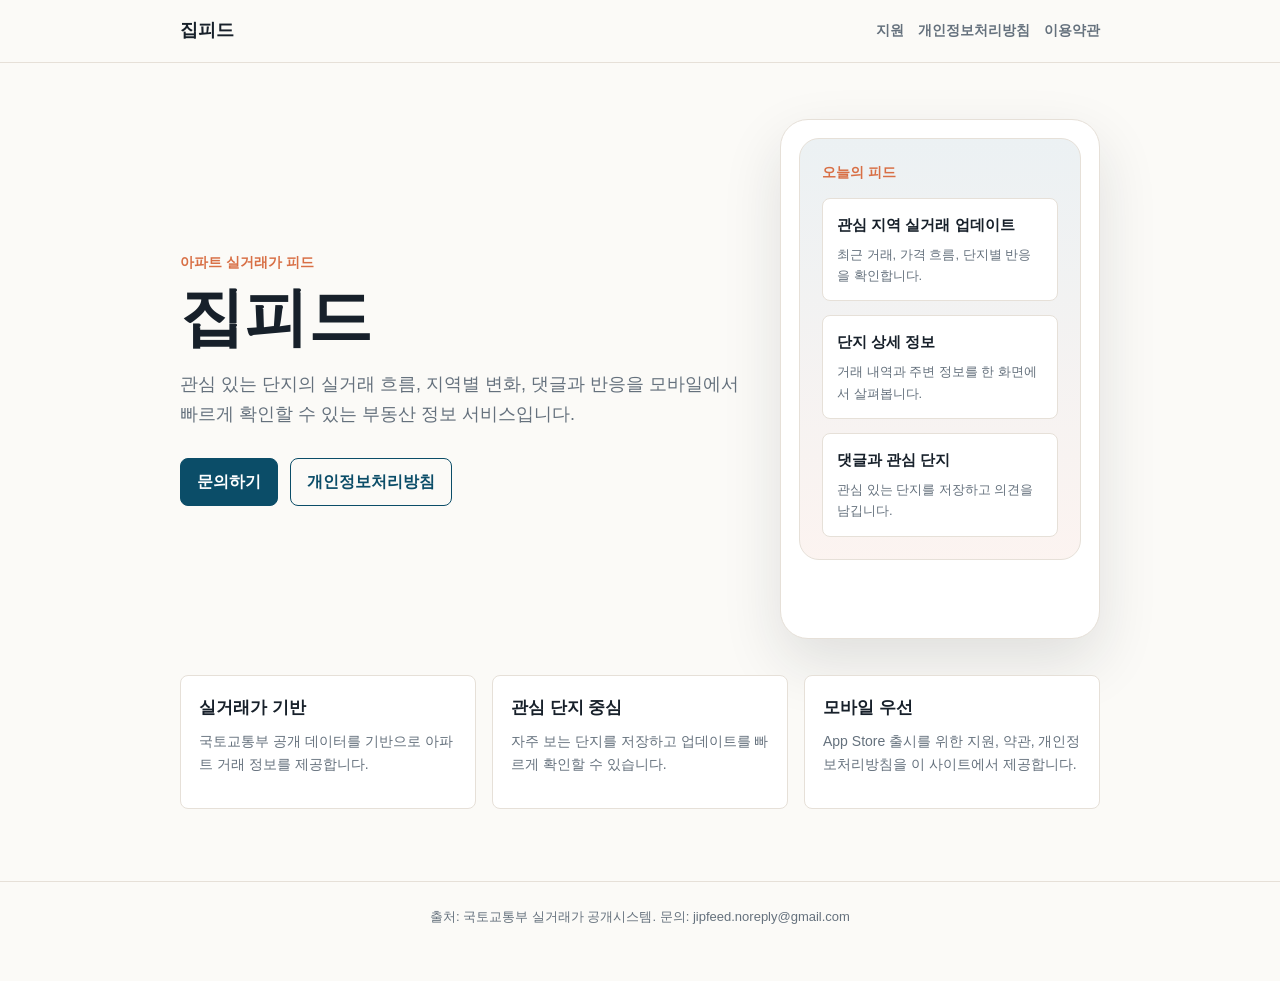
<file: index.html>
<!doctype html>
<html lang="ko">
  <head>
    <meta charset="utf-8" />
    <meta name="viewport" content="width=device-width, initial-scale=1" />
    <title>집피드 - 아파트 실거래가 피드</title>
    <meta
      name="description"
      content="집피드는 아파트 실거래가 흐름, 단지 정보, 관심 단지 반응을 한곳에서 확인하는 모바일 앱입니다."
    />
    <meta property="og:title" content="집피드" />
    <meta property="og:description" content="아파트 실거래가 흐름을 피드처럼 확인하세요." />
    <meta property="og:type" content="website" />
    <link rel="stylesheet" href="styles.css" />
  </head>
  <body>
    <header class="site-header">
      <nav class="nav">
        <a class="brand" href="index.html">집피드</a>
        <div class="nav-links">
          <a href="support.html">지원</a>
          <a href="privacy.html">개인정보처리방침</a>
          <a href="terms.html">이용약관</a>
        </div>
      </nav>
    </header>

    <main class="page">
      <section class="hero">
        <div>
          <p class="eyebrow">아파트 실거래가 피드</p>
          <h1>집피드</h1>
          <p class="lead">
            관심 있는 단지의 실거래 흐름, 지역별 변화, 댓글과 반응을 모바일에서 빠르게 확인할 수 있는
            부동산 정보 서비스입니다.
          </p>
          <div class="actions">
            <a class="button primary" href="support.html">문의하기</a>
            <a class="button secondary" href="privacy.html">개인정보처리방침</a>
          </div>
        </div>
        <div class="phone" aria-label="집피드 앱 미리보기">
          <div class="phone-screen">
            <p class="eyebrow">오늘의 피드</p>
            <div class="feed-card">
              <strong>관심 지역 실거래 업데이트</strong>
              <span>최근 거래, 가격 흐름, 단지별 반응을 확인합니다.</span>
            </div>
            <div class="feed-card">
              <strong>단지 상세 정보</strong>
              <span>거래 내역과 주변 정보를 한 화면에서 살펴봅니다.</span>
            </div>
            <div class="feed-card">
              <strong>댓글과 관심 단지</strong>
              <span>관심 있는 단지를 저장하고 의견을 남깁니다.</span>
            </div>
          </div>
        </div>
      </section>

      <section class="section-grid" aria-label="서비스 정보">
        <article class="info-card">
          <h2>실거래가 기반</h2>
          <p>국토교통부 공개 데이터를 기반으로 아파트 거래 정보를 제공합니다.</p>
        </article>
        <article class="info-card">
          <h2>관심 단지 중심</h2>
          <p>자주 보는 단지를 저장하고 업데이트를 빠르게 확인할 수 있습니다.</p>
        </article>
        <article class="info-card">
          <h2>모바일 우선</h2>
          <p>App Store 출시를 위한 지원, 약관, 개인정보처리방침을 이 사이트에서 제공합니다.</p>
        </article>
      </section>
    </main>

    <footer class="footer">
      <p>출처: 국토교통부 실거래가 공개시스템. 문의: jipfeed.noreply@gmail.com</p>
    </footer>
  </body>
</html>
</file>
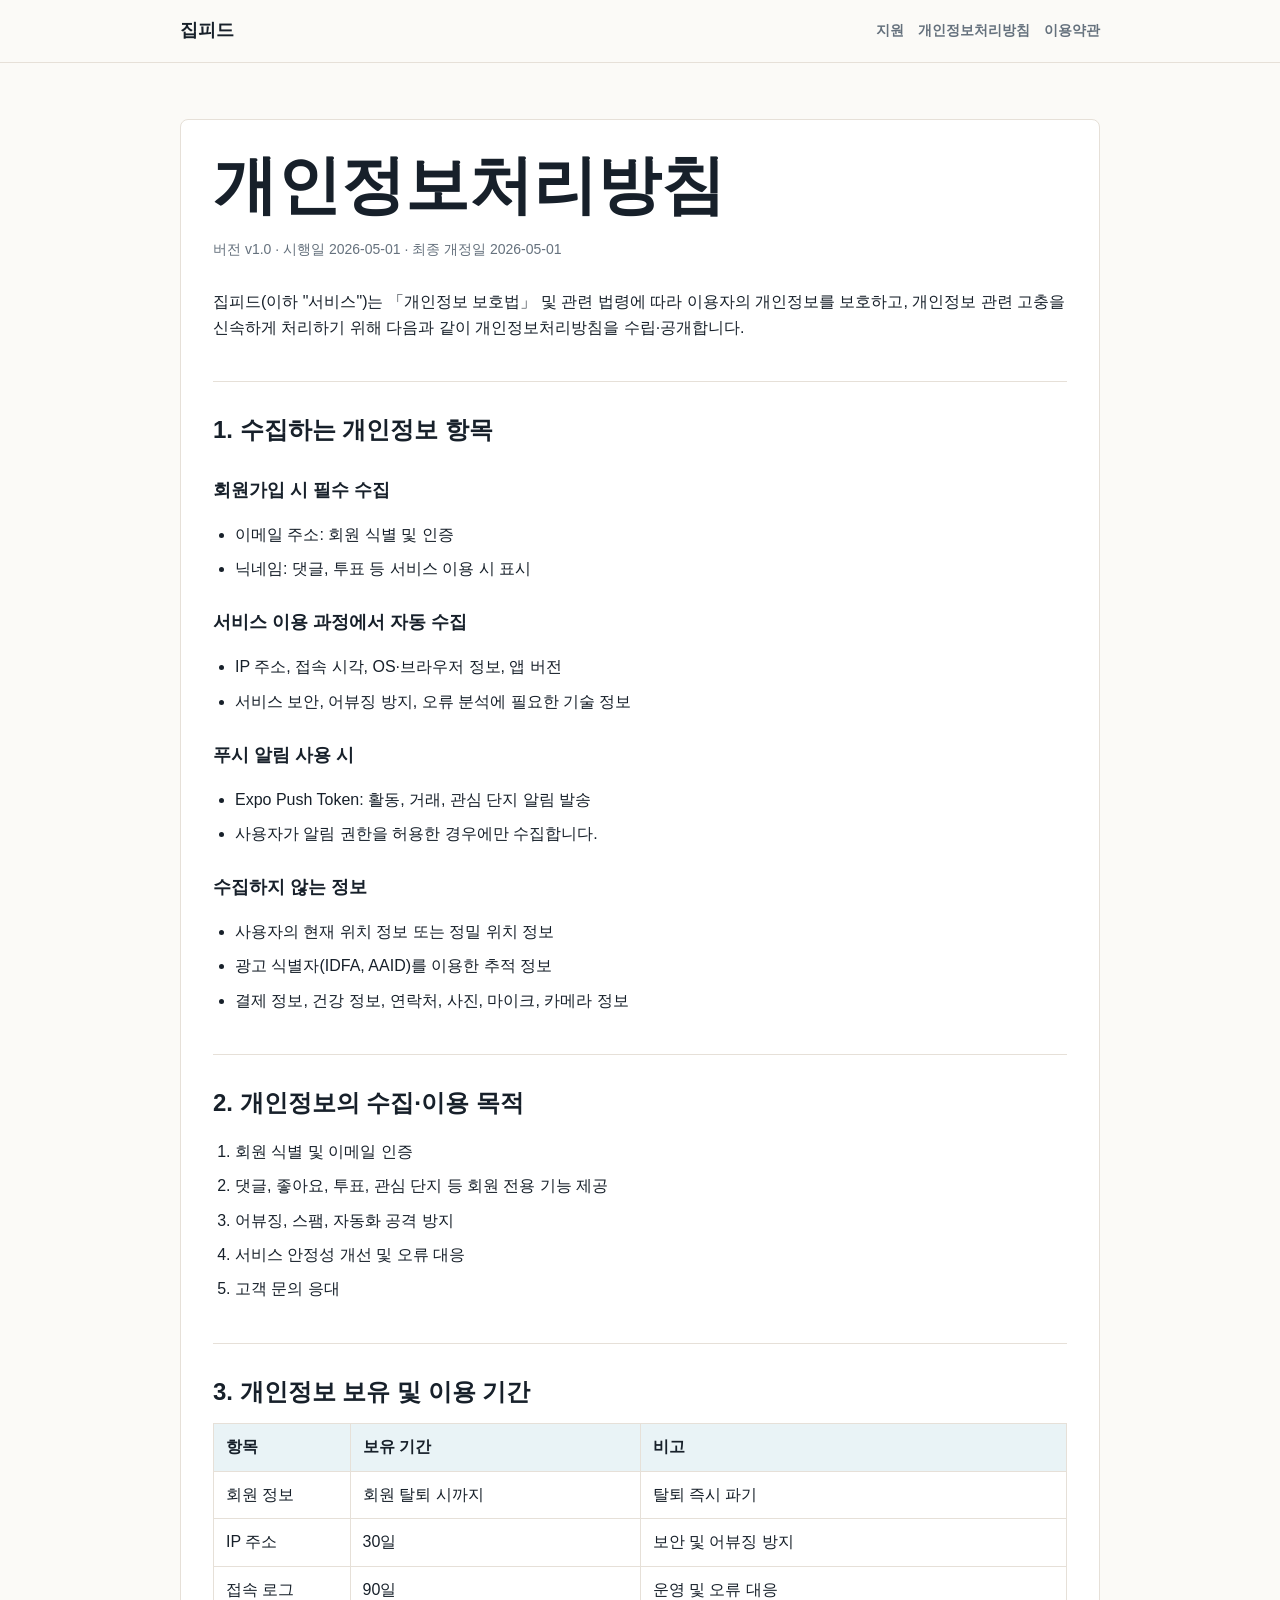
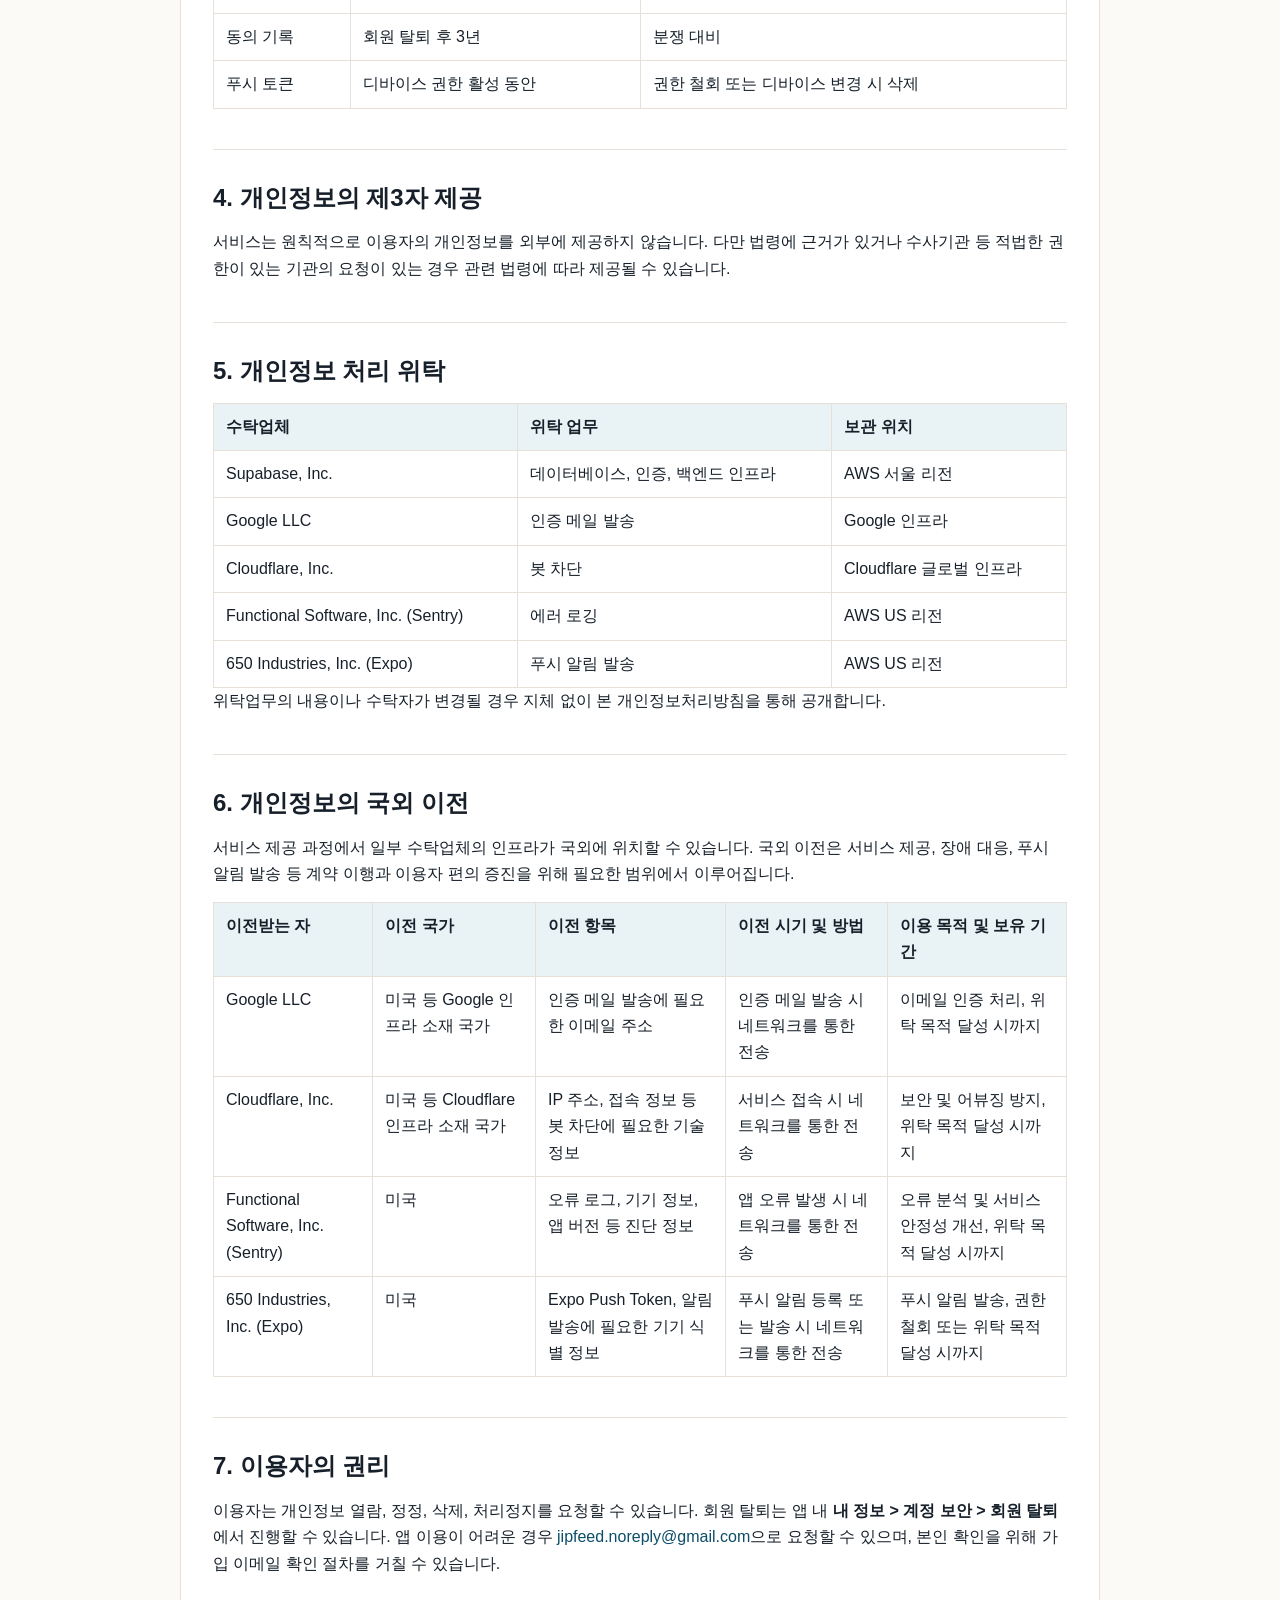
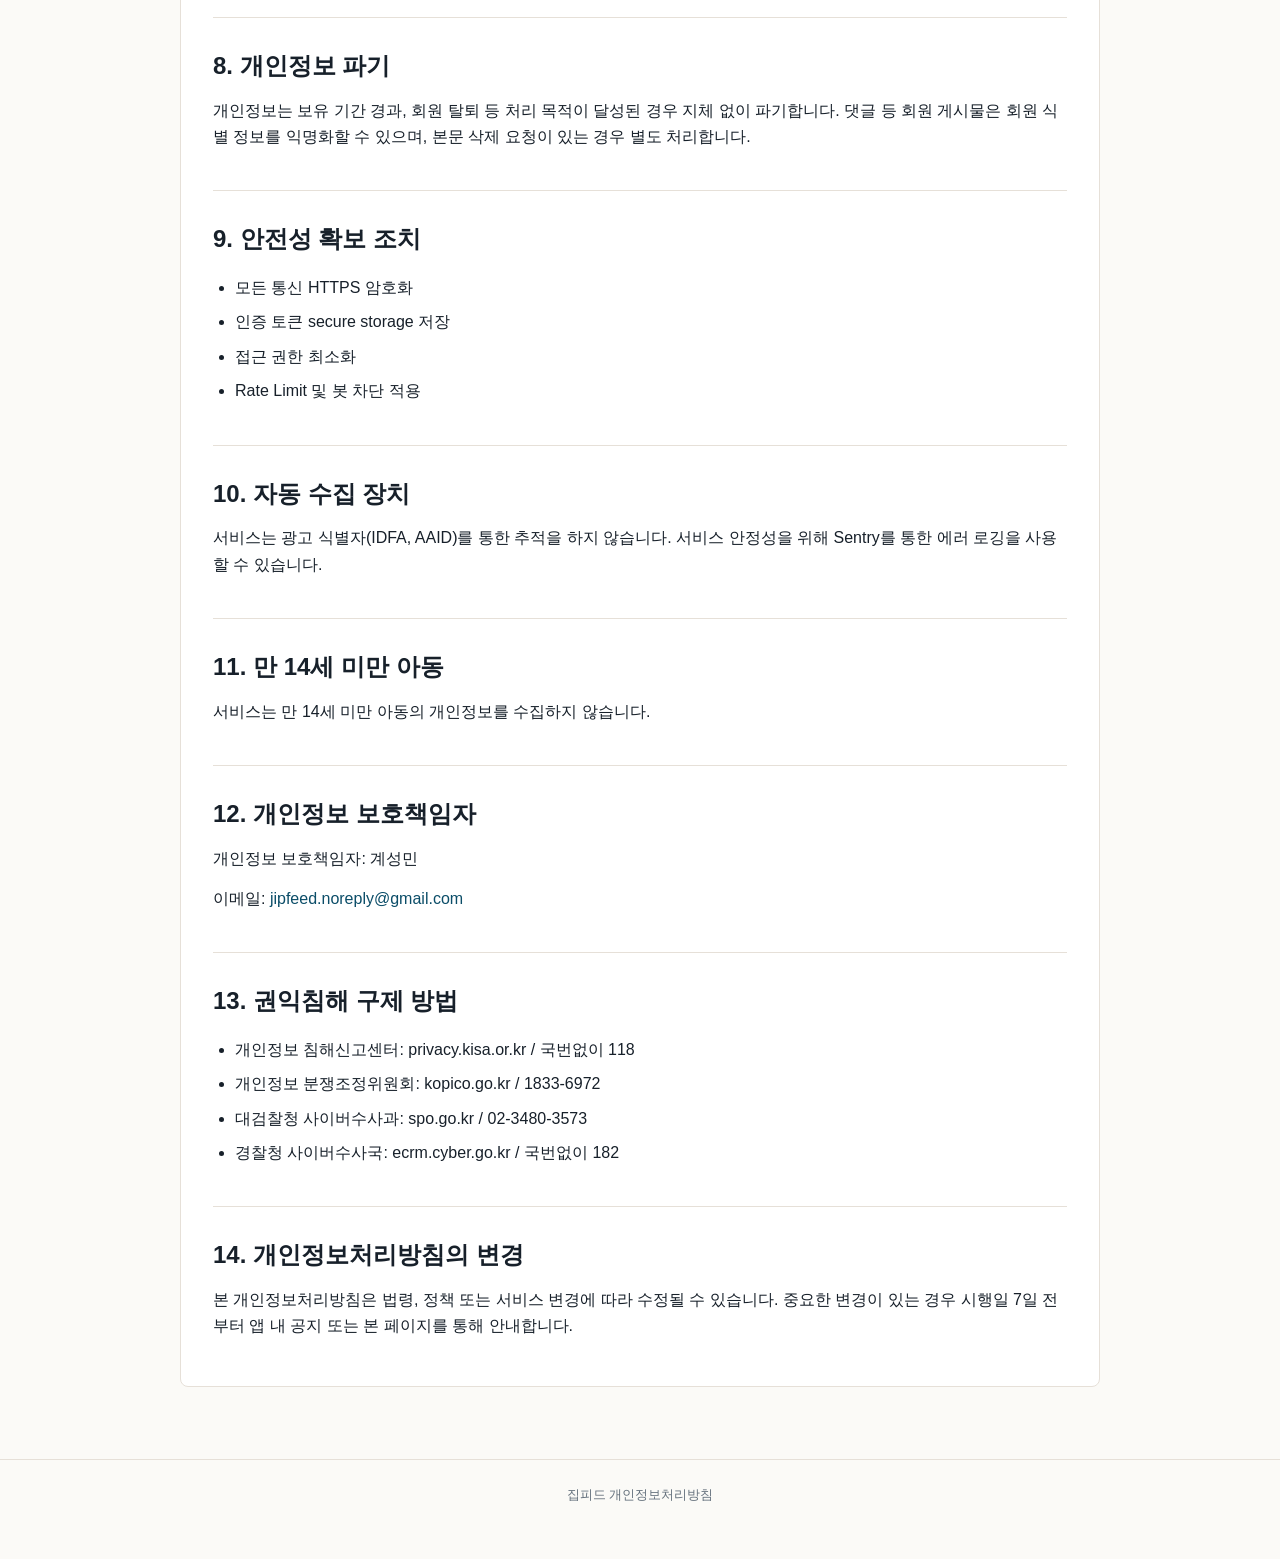
<file: privacy.html>
<!doctype html>
<html lang="ko">
  <head>
    <meta charset="utf-8" />
    <meta name="viewport" content="width=device-width, initial-scale=1" />
    <title>집피드 개인정보처리방침</title>
    <meta name="description" content="집피드 개인정보처리방침입니다." />
    <link rel="stylesheet" href="styles.css" />
  </head>
  <body>
    <header class="site-header">
      <nav class="nav">
        <a class="brand" href="index.html">집피드</a>
        <div class="nav-links">
          <a href="support.html">지원</a>
          <a href="privacy.html">개인정보처리방침</a>
          <a href="terms.html">이용약관</a>
        </div>
      </nav>
    </header>

    <main class="page">
      <article class="doc">
        <h1>개인정보처리방침</h1>
        <p class="meta">버전 v1.0 · 시행일 2026-05-01 · 최종 개정일 2026-05-01</p>

        <p>
          집피드(이하 "서비스")는 「개인정보 보호법」 및 관련 법령에 따라 이용자의 개인정보를 보호하고,
          개인정보 관련 고충을 신속하게 처리하기 위해 다음과 같이 개인정보처리방침을 수립·공개합니다.
        </p>

        <h2>1. 수집하는 개인정보 항목</h2>
        <h3>회원가입 시 필수 수집</h3>
        <ul>
          <li>이메일 주소: 회원 식별 및 인증</li>
          <li>닉네임: 댓글, 투표 등 서비스 이용 시 표시</li>
        </ul>

        <h3>서비스 이용 과정에서 자동 수집</h3>
        <ul>
          <li>IP 주소, 접속 시각, OS·브라우저 정보, 앱 버전</li>
          <li>서비스 보안, 어뷰징 방지, 오류 분석에 필요한 기술 정보</li>
        </ul>

        <h3>푸시 알림 사용 시</h3>
        <ul>
          <li>Expo Push Token: 활동, 거래, 관심 단지 알림 발송</li>
          <li>사용자가 알림 권한을 허용한 경우에만 수집합니다.</li>
        </ul>

        <h3>수집하지 않는 정보</h3>
        <ul>
          <li>사용자의 현재 위치 정보 또는 정밀 위치 정보</li>
          <li>광고 식별자(IDFA, AAID)를 이용한 추적 정보</li>
          <li>결제 정보, 건강 정보, 연락처, 사진, 마이크, 카메라 정보</li>
        </ul>

        <h2>2. 개인정보의 수집·이용 목적</h2>
        <ol>
          <li>회원 식별 및 이메일 인증</li>
          <li>댓글, 좋아요, 투표, 관심 단지 등 회원 전용 기능 제공</li>
          <li>어뷰징, 스팸, 자동화 공격 방지</li>
          <li>서비스 안정성 개선 및 오류 대응</li>
          <li>고객 문의 응대</li>
        </ol>

        <h2>3. 개인정보 보유 및 이용 기간</h2>
        <div class="table-wrap">
          <table>
            <thead>
              <tr>
                <th>항목</th>
                <th>보유 기간</th>
                <th>비고</th>
              </tr>
            </thead>
            <tbody>
              <tr>
                <td>회원 정보</td>
                <td>회원 탈퇴 시까지</td>
                <td>탈퇴 즉시 파기</td>
              </tr>
              <tr>
                <td>IP 주소</td>
                <td>30일</td>
                <td>보안 및 어뷰징 방지</td>
              </tr>
              <tr>
                <td>접속 로그</td>
                <td>90일</td>
                <td>운영 및 오류 대응</td>
              </tr>
              <tr>
                <td>동의 기록</td>
                <td>회원 탈퇴 후 3년</td>
                <td>분쟁 대비</td>
              </tr>
              <tr>
                <td>푸시 토큰</td>
                <td>디바이스 권한 활성 동안</td>
                <td>권한 철회 또는 디바이스 변경 시 삭제</td>
              </tr>
            </tbody>
          </table>
        </div>

        <h2>4. 개인정보의 제3자 제공</h2>
        <p>
          서비스는 원칙적으로 이용자의 개인정보를 외부에 제공하지 않습니다. 다만 법령에 근거가 있거나
          수사기관 등 적법한 권한이 있는 기관의 요청이 있는 경우 관련 법령에 따라 제공될 수 있습니다.
        </p>

        <h2>5. 개인정보 처리 위탁</h2>
        <div class="table-wrap">
          <table>
            <thead>
              <tr>
                <th>수탁업체</th>
                <th>위탁 업무</th>
                <th>보관 위치</th>
              </tr>
            </thead>
            <tbody>
              <tr>
                <td>Supabase, Inc.</td>
                <td>데이터베이스, 인증, 백엔드 인프라</td>
                <td>AWS 서울 리전</td>
              </tr>
              <tr>
                <td>Google LLC</td>
                <td>인증 메일 발송</td>
                <td>Google 인프라</td>
              </tr>
              <tr>
                <td>Cloudflare, Inc.</td>
                <td>봇 차단</td>
                <td>Cloudflare 글로벌 인프라</td>
              </tr>
              <tr>
                <td>Functional Software, Inc. (Sentry)</td>
                <td>에러 로깅</td>
                <td>AWS US 리전</td>
              </tr>
              <tr>
                <td>650 Industries, Inc. (Expo)</td>
                <td>푸시 알림 발송</td>
                <td>AWS US 리전</td>
              </tr>
            </tbody>
          </table>
        </div>

        <p>
          위탁업무의 내용이나 수탁자가 변경될 경우 지체 없이 본 개인정보처리방침을 통해 공개합니다.
        </p>

        <h2>6. 개인정보의 국외 이전</h2>
        <p>
          서비스 제공 과정에서 일부 수탁업체의 인프라가 국외에 위치할 수 있습니다. 국외 이전은 서비스
          제공, 장애 대응, 푸시 알림 발송 등 계약 이행과 이용자 편의 증진을 위해 필요한 범위에서
          이루어집니다.
        </p>
        <div class="table-wrap">
          <table>
            <thead>
              <tr>
                <th>이전받는 자</th>
                <th>이전 국가</th>
                <th>이전 항목</th>
                <th>이전 시기 및 방법</th>
                <th>이용 목적 및 보유 기간</th>
              </tr>
            </thead>
            <tbody>
              <tr>
                <td>Google LLC</td>
                <td>미국 등 Google 인프라 소재 국가</td>
                <td>인증 메일 발송에 필요한 이메일 주소</td>
                <td>인증 메일 발송 시 네트워크를 통한 전송</td>
                <td>이메일 인증 처리, 위탁 목적 달성 시까지</td>
              </tr>
              <tr>
                <td>Cloudflare, Inc.</td>
                <td>미국 등 Cloudflare 인프라 소재 국가</td>
                <td>IP 주소, 접속 정보 등 봇 차단에 필요한 기술 정보</td>
                <td>서비스 접속 시 네트워크를 통한 전송</td>
                <td>보안 및 어뷰징 방지, 위탁 목적 달성 시까지</td>
              </tr>
              <tr>
                <td>Functional Software, Inc. (Sentry)</td>
                <td>미국</td>
                <td>오류 로그, 기기 정보, 앱 버전 등 진단 정보</td>
                <td>앱 오류 발생 시 네트워크를 통한 전송</td>
                <td>오류 분석 및 서비스 안정성 개선, 위탁 목적 달성 시까지</td>
              </tr>
              <tr>
                <td>650 Industries, Inc. (Expo)</td>
                <td>미국</td>
                <td>Expo Push Token, 알림 발송에 필요한 기기 식별 정보</td>
                <td>푸시 알림 등록 또는 발송 시 네트워크를 통한 전송</td>
                <td>푸시 알림 발송, 권한 철회 또는 위탁 목적 달성 시까지</td>
              </tr>
            </tbody>
          </table>
        </div>

        <h2>7. 이용자의 권리</h2>
        <p>
          이용자는 개인정보 열람, 정정, 삭제, 처리정지를 요청할 수 있습니다. 회원 탈퇴는 앱 내
          <strong>내 정보 &gt; 계정 보안 &gt; 회원 탈퇴</strong>에서 진행할 수 있습니다.
          앱 이용이 어려운 경우 <a href="mailto:jipfeed.noreply@gmail.com">jipfeed.noreply@gmail.com</a>으로
          요청할 수 있으며, 본인 확인을 위해 가입 이메일 확인 절차를 거칠 수 있습니다.
        </p>

        <h2>8. 개인정보 파기</h2>
        <p>
          개인정보는 보유 기간 경과, 회원 탈퇴 등 처리 목적이 달성된 경우 지체 없이 파기합니다. 댓글 등
          회원 게시물은 회원 식별 정보를 익명화할 수 있으며, 본문 삭제 요청이 있는 경우 별도 처리합니다.
        </p>

        <h2>9. 안전성 확보 조치</h2>
        <ul>
          <li>모든 통신 HTTPS 암호화</li>
          <li>인증 토큰 secure storage 저장</li>
          <li>접근 권한 최소화</li>
          <li>Rate Limit 및 봇 차단 적용</li>
        </ul>

        <h2>10. 자동 수집 장치</h2>
        <p>
          서비스는 광고 식별자(IDFA, AAID)를 통한 추적을 하지 않습니다. 서비스 안정성을 위해 Sentry를
          통한 에러 로깅을 사용할 수 있습니다.
        </p>

        <h2>11. 만 14세 미만 아동</h2>
        <p>서비스는 만 14세 미만 아동의 개인정보를 수집하지 않습니다.</p>

        <h2>12. 개인정보 보호책임자</h2>
        <p>개인정보 보호책임자: 계성민</p>
        <p>이메일: <a href="mailto:jipfeed.noreply@gmail.com">jipfeed.noreply@gmail.com</a></p>

        <h2>13. 권익침해 구제 방법</h2>
        <ul>
          <li>개인정보 침해신고센터: privacy.kisa.or.kr / 국번없이 118</li>
          <li>개인정보 분쟁조정위원회: kopico.go.kr / 1833-6972</li>
          <li>대검찰청 사이버수사과: spo.go.kr / 02-3480-3573</li>
          <li>경찰청 사이버수사국: ecrm.cyber.go.kr / 국번없이 182</li>
        </ul>

        <h2>14. 개인정보처리방침의 변경</h2>
        <p>
          본 개인정보처리방침은 법령, 정책 또는 서비스 변경에 따라 수정될 수 있습니다. 중요한 변경이
          있는 경우 시행일 7일 전부터 앱 내 공지 또는 본 페이지를 통해 안내합니다.
        </p>
      </article>
    </main>

    <footer class="footer">
      <p>집피드 개인정보처리방침</p>
    </footer>
  </body>
</html>
</file>
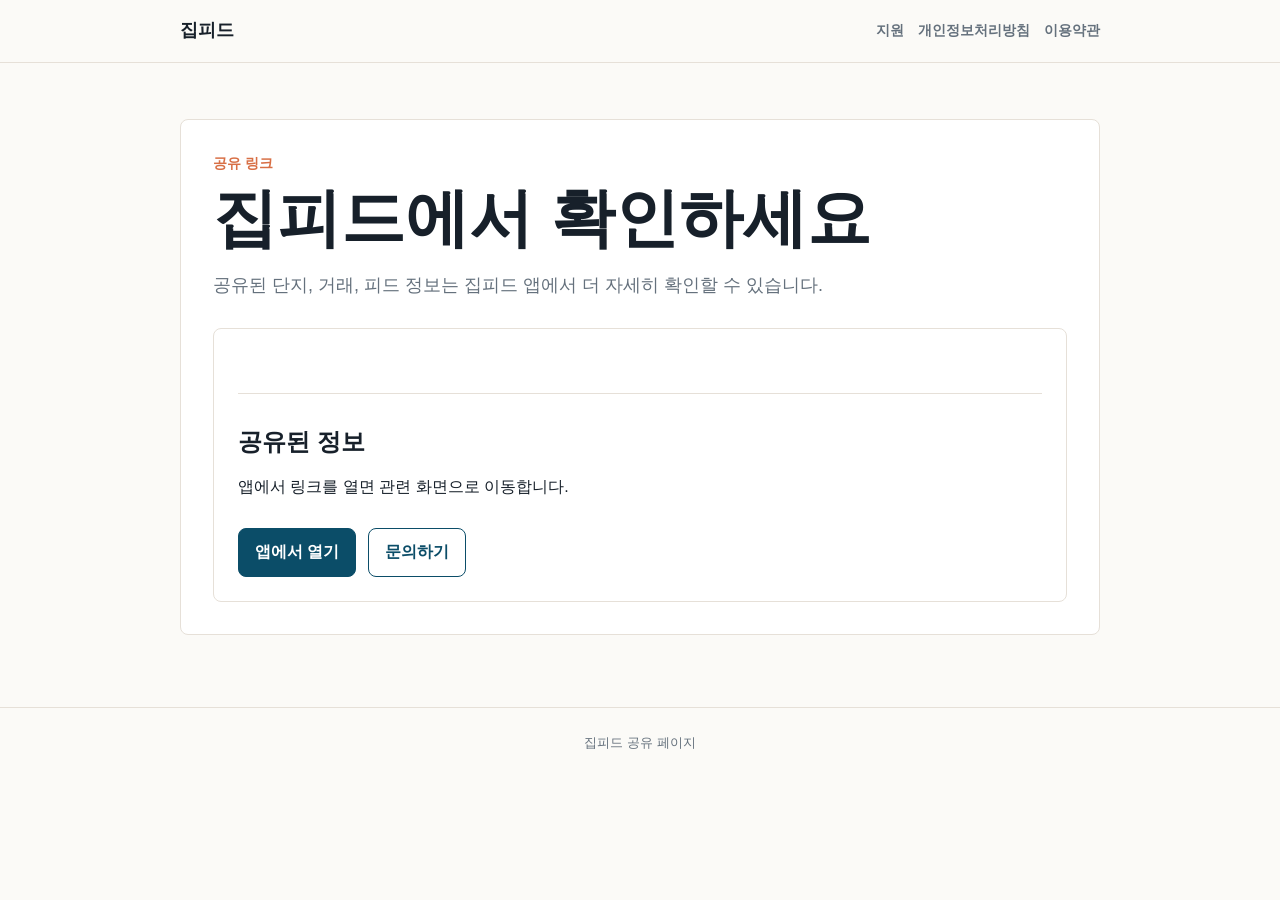
<file: share.html>
<!doctype html>
<html lang="ko">
  <head>
    <meta charset="utf-8" />
    <meta name="viewport" content="width=device-width, initial-scale=1" />
    <title>집피드에서 보기</title>
    <meta name="description" content="집피드 앱에서 공유된 부동산 정보를 확인하세요." />
    <meta property="og:title" content="집피드에서 보기" />
    <meta property="og:description" content="집피드 앱에서 공유된 부동산 정보를 확인하세요." />
    <meta property="og:type" content="website" />
    <link rel="stylesheet" href="styles.css" />
  </head>
  <body>
    <header class="site-header">
      <nav class="nav">
        <a class="brand" href="index.html">집피드</a>
        <div class="nav-links">
          <a href="support.html">지원</a>
          <a href="privacy.html">개인정보처리방침</a>
          <a href="terms.html">이용약관</a>
        </div>
      </nav>
    </header>

    <main class="page">
      <article class="doc">
        <p class="eyebrow">공유 링크</p>
        <h1>집피드에서 확인하세요</h1>
        <p class="lead">
          공유된 단지, 거래, 피드 정보는 집피드 앱에서 더 자세히 확인할 수 있습니다.
        </p>

        <div class="share-panel">
          <h2 id="share-title">공유된 정보</h2>
          <p id="share-description">앱에서 링크를 열면 관련 화면으로 이동합니다.</p>
          <div class="actions">
            <a class="button primary" id="open-app" href="index.html">앱에서 열기</a>
            <a class="button secondary" href="support.html">문의하기</a>
          </div>
        </div>
      </article>
    </main>

    <footer class="footer">
      <p>집피드 공유 페이지</p>
    </footer>

    <script>
      const params = new URLSearchParams(window.location.search);
      const type = params.get("type") || "content";
      const id = params.get("id") || "";
      const title = params.get("title") || "";
      const titleEl = document.getElementById("share-title");
      const descriptionEl = document.getElementById("share-description");
      const openApp = document.getElementById("open-app");

      if (title) {
        titleEl.textContent = title;
      } else if (type === "complex") {
        titleEl.textContent = "공유된 단지";
      } else if (type === "deal") {
        titleEl.textContent = "공유된 거래 정보";
      }

      descriptionEl.textContent =
        id ? `공유 ID: ${id}. 앱에서 열면 관련 화면으로 이동합니다.` : "앱에서 링크를 열면 관련 화면으로 이동합니다.";

      const deepLink = id ? `app://share/${encodeURIComponent(type)}/${encodeURIComponent(id)}` : "app://";
      openApp.setAttribute("href", deepLink);
    </script>
  </body>
</html>
</file>
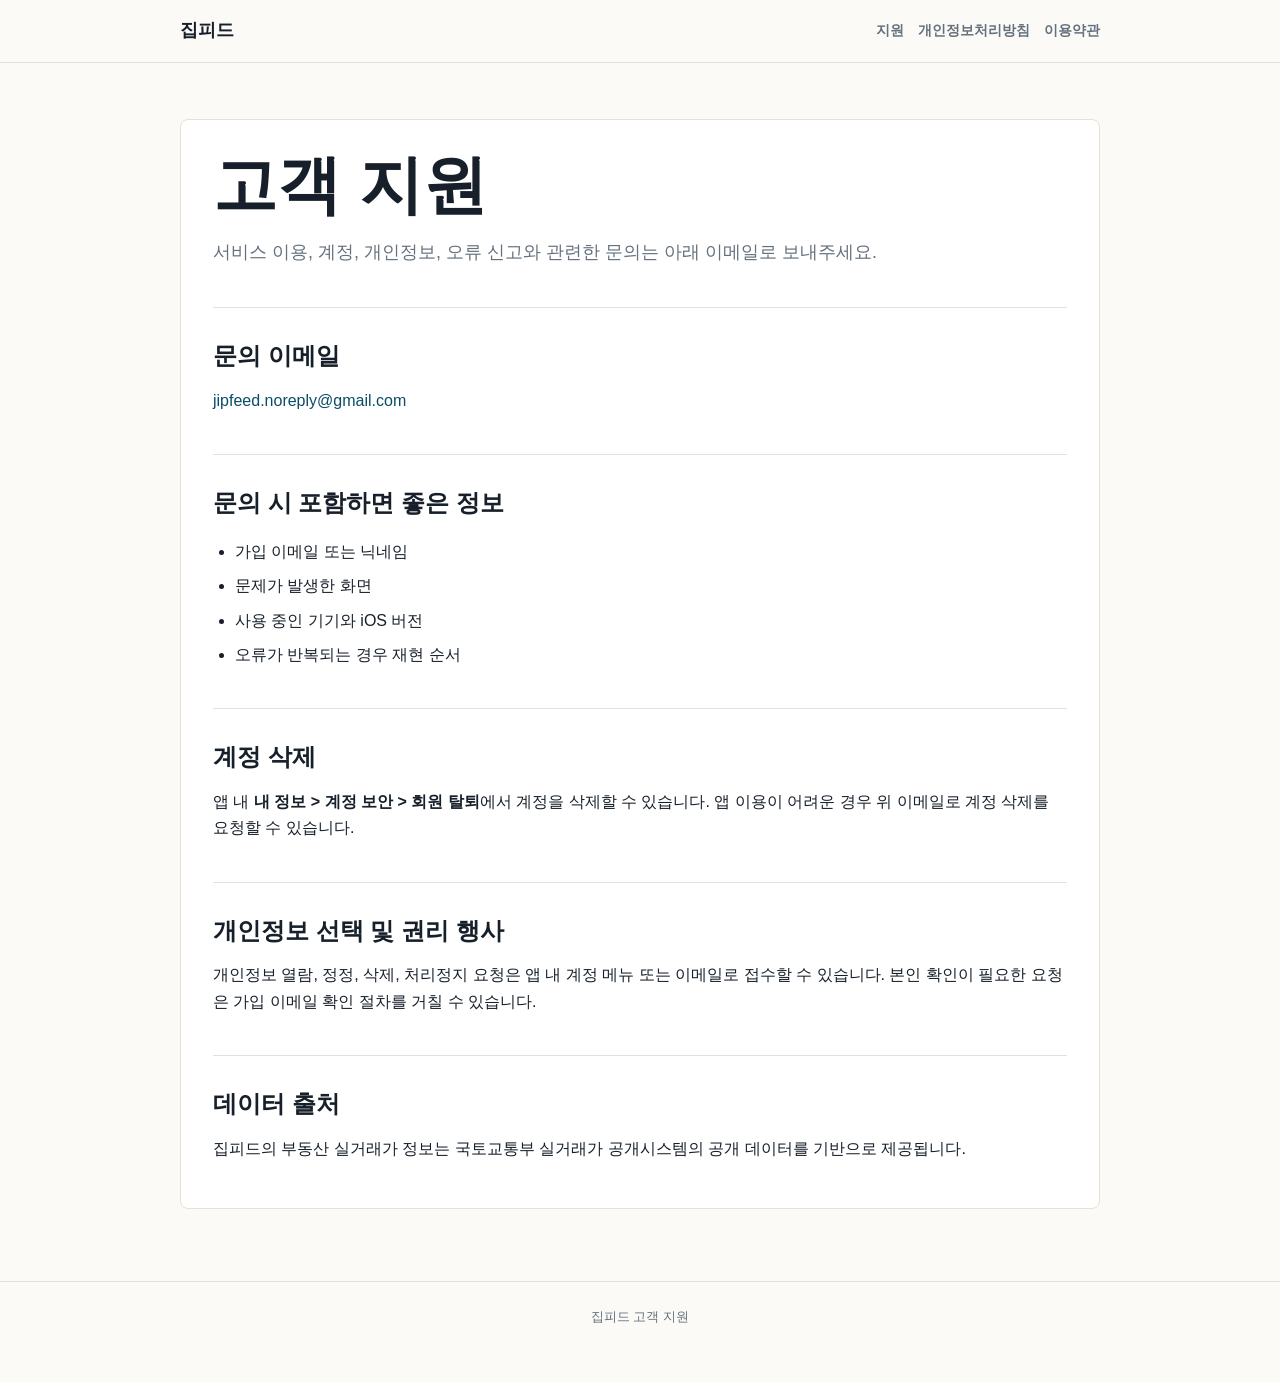
<file: support.html>
<!doctype html>
<html lang="ko">
  <head>
    <meta charset="utf-8" />
    <meta name="viewport" content="width=device-width, initial-scale=1" />
    <title>집피드 고객 지원</title>
    <meta name="description" content="집피드 고객 지원 및 개인정보 문의 안내입니다." />
    <link rel="stylesheet" href="styles.css" />
  </head>
  <body>
    <header class="site-header">
      <nav class="nav">
        <a class="brand" href="index.html">집피드</a>
        <div class="nav-links">
          <a href="support.html">지원</a>
          <a href="privacy.html">개인정보처리방침</a>
          <a href="terms.html">이용약관</a>
        </div>
      </nav>
    </header>

    <main class="page">
      <article class="doc">
        <h1>고객 지원</h1>
        <p class="lead">
          서비스 이용, 계정, 개인정보, 오류 신고와 관련한 문의는 아래 이메일로 보내주세요.
        </p>

        <h2>문의 이메일</h2>
        <p><a href="mailto:jipfeed.noreply@gmail.com">jipfeed.noreply@gmail.com</a></p>

        <h2>문의 시 포함하면 좋은 정보</h2>
        <ul>
          <li>가입 이메일 또는 닉네임</li>
          <li>문제가 발생한 화면</li>
          <li>사용 중인 기기와 iOS 버전</li>
          <li>오류가 반복되는 경우 재현 순서</li>
        </ul>

        <h2>계정 삭제</h2>
        <p>
          앱 내 <strong>내 정보 &gt; 계정 보안 &gt; 회원 탈퇴</strong>에서 계정을 삭제할 수 있습니다.
          앱 이용이 어려운 경우 위 이메일로 계정 삭제를 요청할 수 있습니다.
        </p>

        <h2>개인정보 선택 및 권리 행사</h2>
        <p>
          개인정보 열람, 정정, 삭제, 처리정지 요청은 앱 내 계정 메뉴 또는 이메일로 접수할 수 있습니다.
          본인 확인이 필요한 요청은 가입 이메일 확인 절차를 거칠 수 있습니다.
        </p>

        <h2>데이터 출처</h2>
        <p>
          집피드의 부동산 실거래가 정보는 국토교통부 실거래가 공개시스템의 공개 데이터를 기반으로
          제공됩니다.
        </p>
      </article>
    </main>

    <footer class="footer">
      <p>집피드 고객 지원</p>
    </footer>
  </body>
</html>
</file>
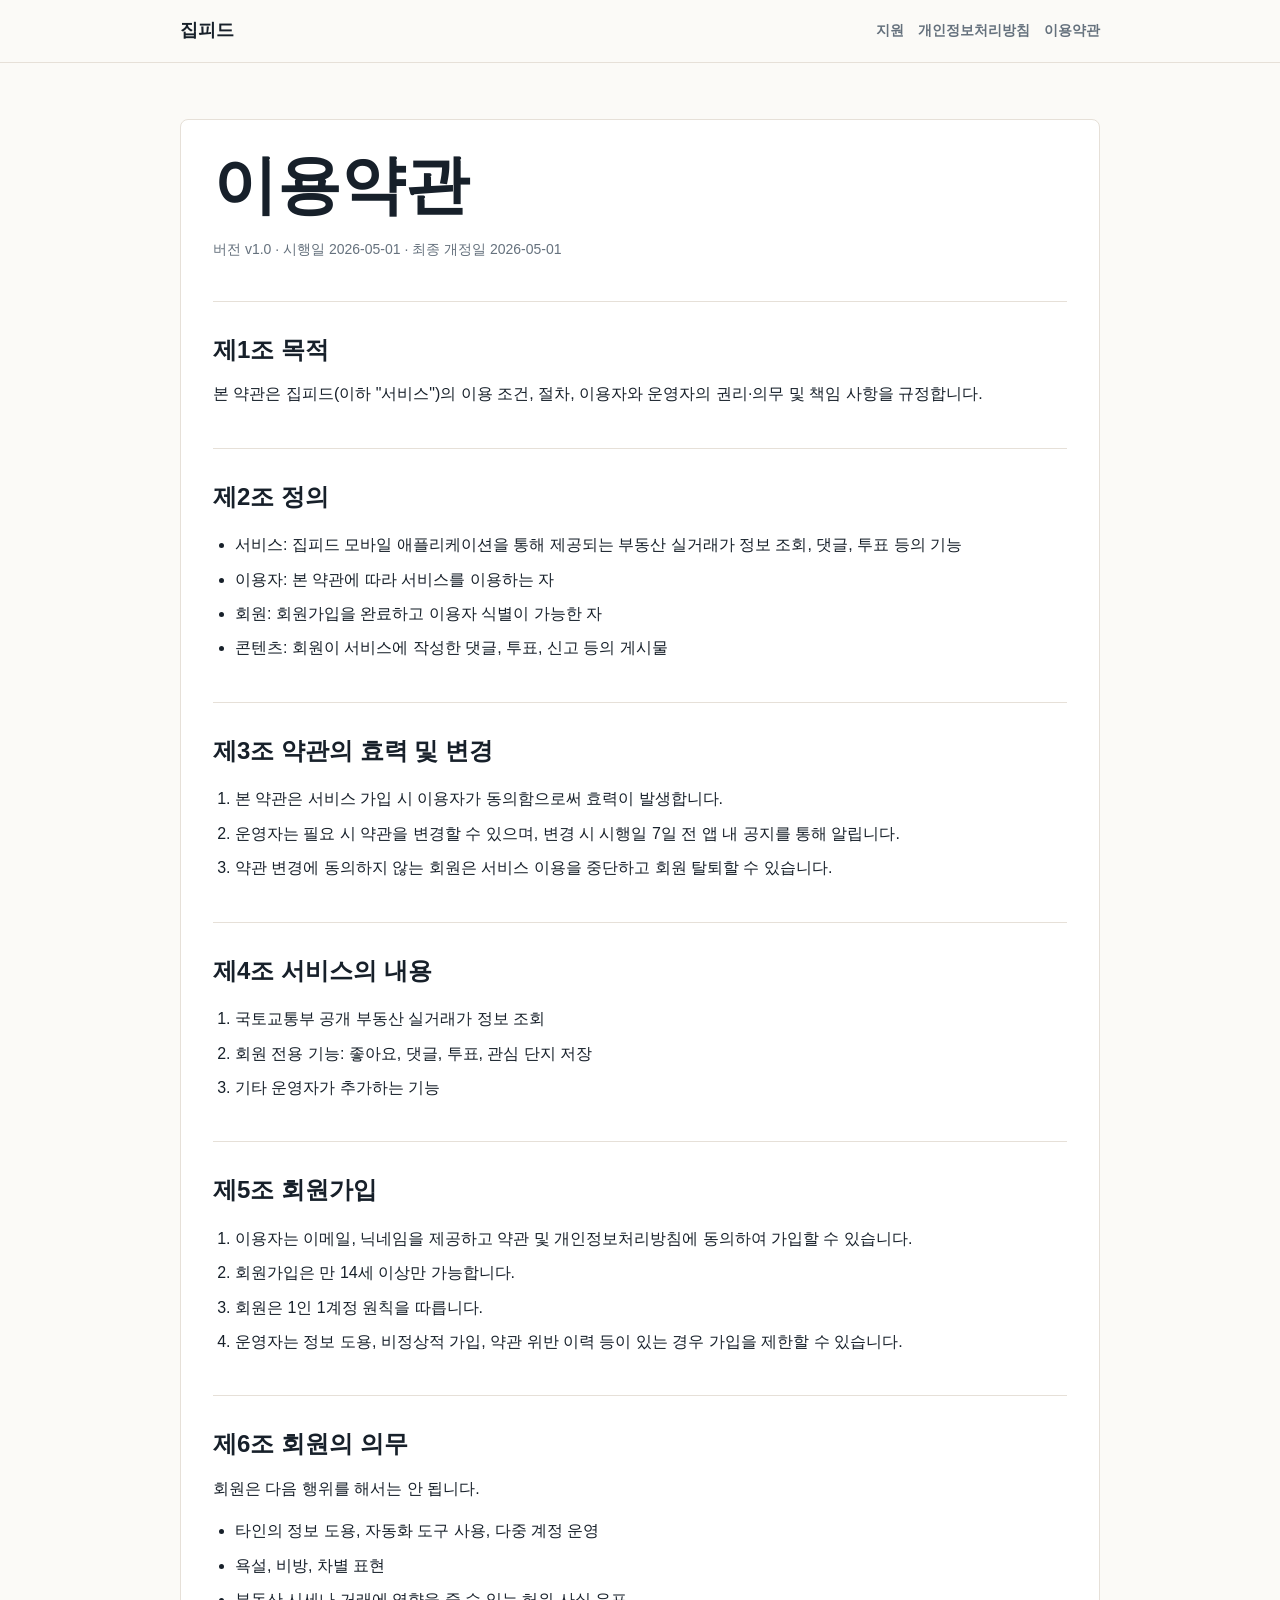
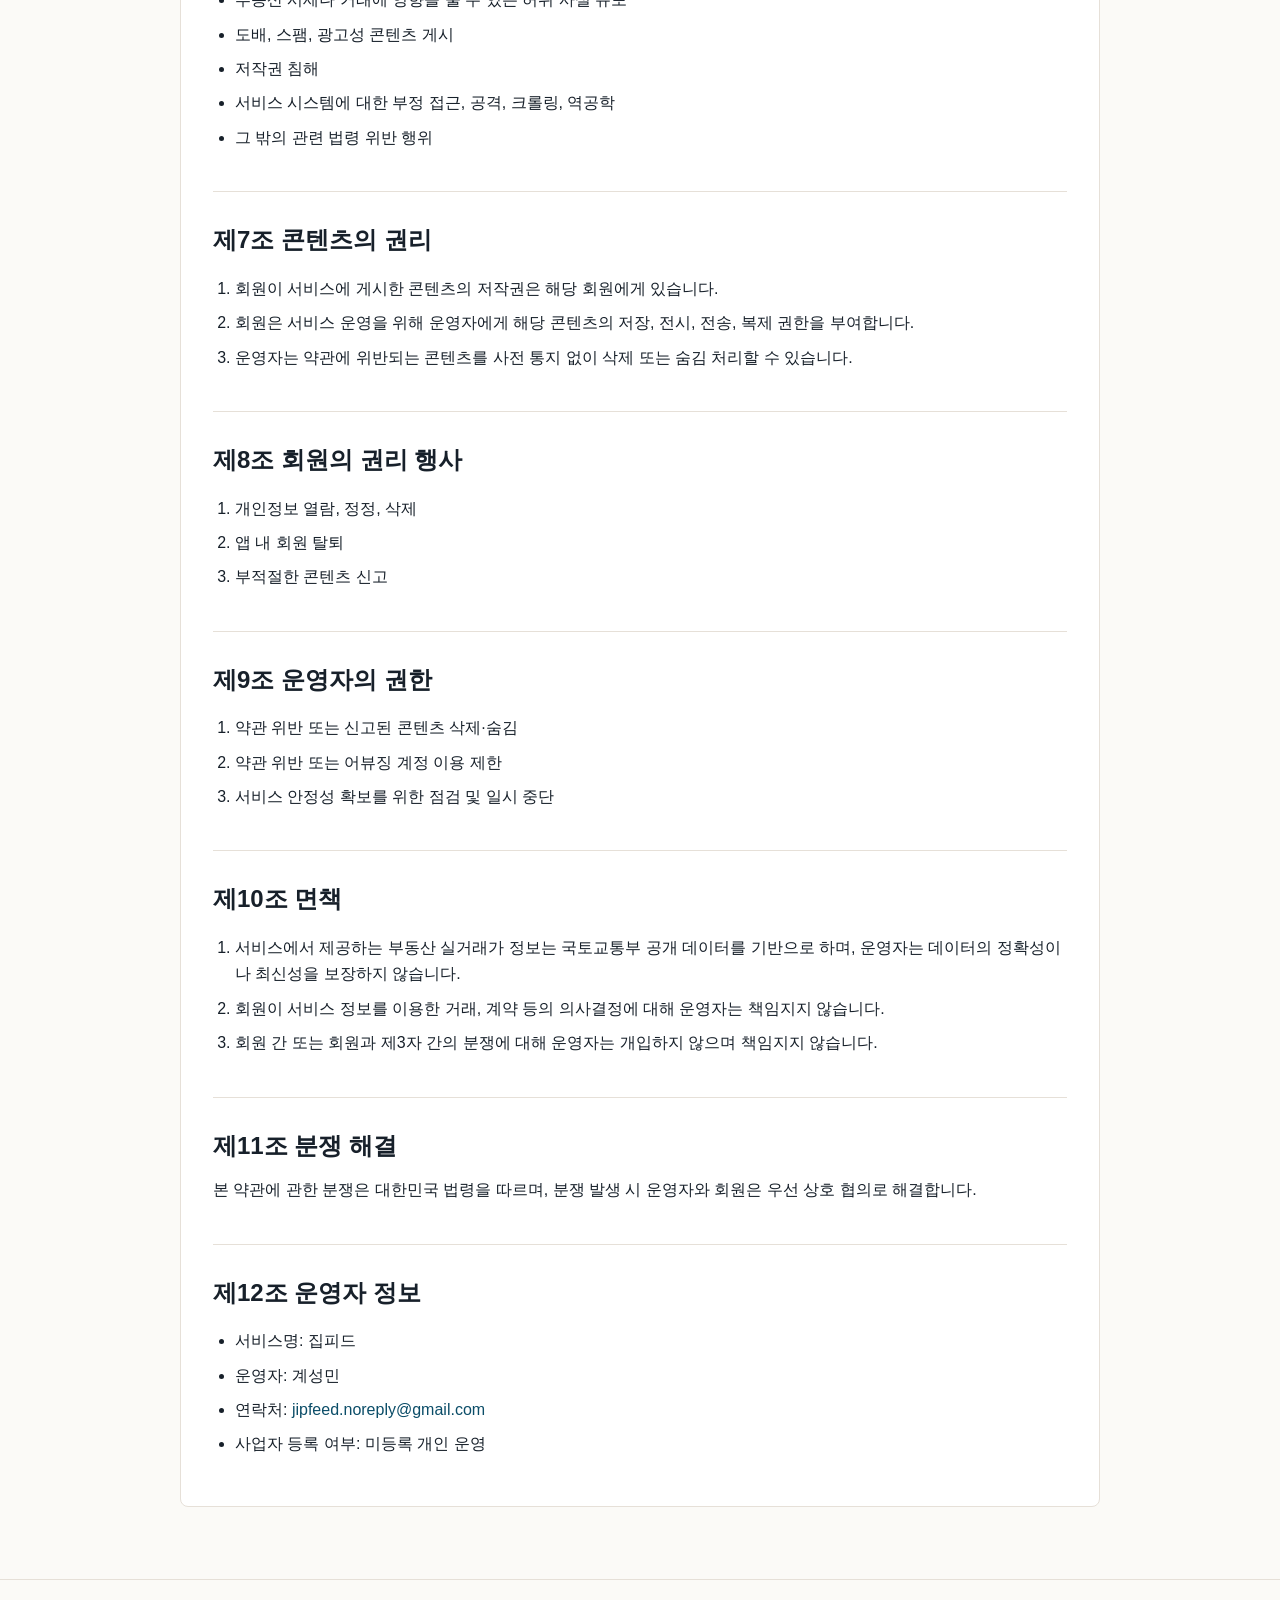
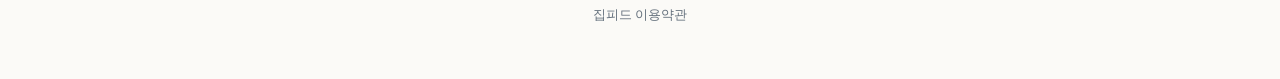
<file: terms.html>
<!doctype html>
<html lang="ko">
  <head>
    <meta charset="utf-8" />
    <meta name="viewport" content="width=device-width, initial-scale=1" />
    <title>집피드 이용약관</title>
    <meta name="description" content="집피드 이용약관입니다." />
    <link rel="stylesheet" href="styles.css" />
  </head>
  <body>
    <header class="site-header">
      <nav class="nav">
        <a class="brand" href="index.html">집피드</a>
        <div class="nav-links">
          <a href="support.html">지원</a>
          <a href="privacy.html">개인정보처리방침</a>
          <a href="terms.html">이용약관</a>
        </div>
      </nav>
    </header>

    <main class="page">
      <article class="doc">
        <h1>이용약관</h1>
        <p class="meta">버전 v1.0 · 시행일 2026-05-01 · 최종 개정일 2026-05-01</p>

        <h2>제1조 목적</h2>
        <p>
          본 약관은 집피드(이하 "서비스")의 이용 조건, 절차, 이용자와 운영자의 권리·의무 및 책임 사항을
          규정합니다.
        </p>

        <h2>제2조 정의</h2>
        <ul>
          <li>서비스: 집피드 모바일 애플리케이션을 통해 제공되는 부동산 실거래가 정보 조회, 댓글, 투표 등의 기능</li>
          <li>이용자: 본 약관에 따라 서비스를 이용하는 자</li>
          <li>회원: 회원가입을 완료하고 이용자 식별이 가능한 자</li>
          <li>콘텐츠: 회원이 서비스에 작성한 댓글, 투표, 신고 등의 게시물</li>
        </ul>

        <h2>제3조 약관의 효력 및 변경</h2>
        <ol>
          <li>본 약관은 서비스 가입 시 이용자가 동의함으로써 효력이 발생합니다.</li>
          <li>운영자는 필요 시 약관을 변경할 수 있으며, 변경 시 시행일 7일 전 앱 내 공지를 통해 알립니다.</li>
          <li>약관 변경에 동의하지 않는 회원은 서비스 이용을 중단하고 회원 탈퇴할 수 있습니다.</li>
        </ol>

        <h2>제4조 서비스의 내용</h2>
        <ol>
          <li>국토교통부 공개 부동산 실거래가 정보 조회</li>
          <li>회원 전용 기능: 좋아요, 댓글, 투표, 관심 단지 저장</li>
          <li>기타 운영자가 추가하는 기능</li>
        </ol>

        <h2>제5조 회원가입</h2>
        <ol>
          <li>이용자는 이메일, 닉네임을 제공하고 약관 및 개인정보처리방침에 동의하여 가입할 수 있습니다.</li>
          <li>회원가입은 만 14세 이상만 가능합니다.</li>
          <li>회원은 1인 1계정 원칙을 따릅니다.</li>
          <li>운영자는 정보 도용, 비정상적 가입, 약관 위반 이력 등이 있는 경우 가입을 제한할 수 있습니다.</li>
        </ol>

        <h2>제6조 회원의 의무</h2>
        <p>회원은 다음 행위를 해서는 안 됩니다.</p>
        <ul>
          <li>타인의 정보 도용, 자동화 도구 사용, 다중 계정 운영</li>
          <li>욕설, 비방, 차별 표현</li>
          <li>부동산 시세나 거래에 영향을 줄 수 있는 허위 사실 유포</li>
          <li>도배, 스팸, 광고성 콘텐츠 게시</li>
          <li>저작권 침해</li>
          <li>서비스 시스템에 대한 부정 접근, 공격, 크롤링, 역공학</li>
          <li>그 밖의 관련 법령 위반 행위</li>
        </ul>

        <h2>제7조 콘텐츠의 권리</h2>
        <ol>
          <li>회원이 서비스에 게시한 콘텐츠의 저작권은 해당 회원에게 있습니다.</li>
          <li>회원은 서비스 운영을 위해 운영자에게 해당 콘텐츠의 저장, 전시, 전송, 복제 권한을 부여합니다.</li>
          <li>운영자는 약관에 위반되는 콘텐츠를 사전 통지 없이 삭제 또는 숨김 처리할 수 있습니다.</li>
        </ol>

        <h2>제8조 회원의 권리 행사</h2>
        <ol>
          <li>개인정보 열람, 정정, 삭제</li>
          <li>앱 내 회원 탈퇴</li>
          <li>부적절한 콘텐츠 신고</li>
        </ol>

        <h2>제9조 운영자의 권한</h2>
        <ol>
          <li>약관 위반 또는 신고된 콘텐츠 삭제·숨김</li>
          <li>약관 위반 또는 어뷰징 계정 이용 제한</li>
          <li>서비스 안정성 확보를 위한 점검 및 일시 중단</li>
        </ol>

        <h2>제10조 면책</h2>
        <ol>
          <li>
            서비스에서 제공하는 부동산 실거래가 정보는 국토교통부 공개 데이터를 기반으로 하며, 운영자는
            데이터의 정확성이나 최신성을 보장하지 않습니다.
          </li>
          <li>회원이 서비스 정보를 이용한 거래, 계약 등의 의사결정에 대해 운영자는 책임지지 않습니다.</li>
          <li>회원 간 또는 회원과 제3자 간의 분쟁에 대해 운영자는 개입하지 않으며 책임지지 않습니다.</li>
        </ol>

        <h2>제11조 분쟁 해결</h2>
        <p>
          본 약관에 관한 분쟁은 대한민국 법령을 따르며, 분쟁 발생 시 운영자와 회원은 우선 상호 협의로
          해결합니다.
        </p>

        <h2>제12조 운영자 정보</h2>
        <ul>
          <li>서비스명: 집피드</li>
          <li>운영자: 계성민</li>
          <li>연락처: <a href="mailto:jipfeed.noreply@gmail.com">jipfeed.noreply@gmail.com</a></li>
          <li>사업자 등록 여부: 미등록 개인 운영</li>
        </ul>
      </article>
    </main>

    <footer class="footer">
      <p>집피드 이용약관</p>
    </footer>
  </body>
</html>
</file>
<file: styles.css>
:root {
  color-scheme: light;
  --bg: #fbfaf7;
  --panel: #ffffff;
  --fg: #17202a;
  --muted: #65717d;
  --line: #e6e0d8;
  --accent: #0b4d68;
  --accent-soft: #e9f3f6;
  --peach: #d86f45;
}

* {
  box-sizing: border-box;
}

body {
  margin: 0;
  background: var(--bg);
  color: var(--fg);
  font-family:
    -apple-system,
    BlinkMacSystemFont,
    "Apple SD Gothic Neo",
    "Noto Sans KR",
    "Segoe UI",
    sans-serif;
  line-height: 1.65;
}

a {
  color: var(--accent);
  text-decoration: none;
}

a:hover {
  text-decoration: underline;
}

.site-header {
  border-bottom: 1px solid var(--line);
  background: rgba(251, 250, 247, 0.92);
  backdrop-filter: blur(12px);
  position: sticky;
  top: 0;
  z-index: 1;
}

.nav {
  align-items: center;
  display: flex;
  gap: 24px;
  justify-content: space-between;
  margin: 0 auto;
  max-width: 960px;
  padding: 16px 20px;
}

.brand {
  color: var(--fg);
  font-size: 18px;
  font-weight: 800;
}

.nav-links {
  display: flex;
  flex-wrap: wrap;
  gap: 14px;
  justify-content: flex-end;
}

.nav-links a {
  color: var(--muted);
  font-size: 14px;
  font-weight: 650;
}

.page {
  margin: 0 auto;
  max-width: 960px;
  padding: 56px 20px 72px;
}

.hero {
  display: grid;
  gap: 28px;
  grid-template-columns: minmax(0, 1fr) 320px;
  align-items: center;
}

.eyebrow {
  color: var(--peach);
  font-size: 14px;
  font-weight: 800;
  margin: 0 0 10px;
}

h1 {
  font-size: clamp(34px, 6vw, 64px);
  line-height: 1.06;
  letter-spacing: 0;
  margin: 0 0 18px;
}

h2 {
  border-top: 1px solid var(--line);
  font-size: 24px;
  letter-spacing: 0;
  margin: 40px 0 12px;
  padding-top: 28px;
}

h3 {
  font-size: 18px;
  margin: 26px 0 8px;
}

p {
  margin: 0 0 14px;
}

ul,
ol {
  padding-left: 22px;
}

li {
  margin: 8px 0;
}

.lead {
  color: var(--muted);
  font-size: 18px;
  max-width: 680px;
}

.actions {
  display: flex;
  flex-wrap: wrap;
  gap: 12px;
  margin-top: 28px;
}

.button {
  align-items: center;
  border: 1px solid var(--accent);
  border-radius: 8px;
  display: inline-flex;
  font-weight: 800;
  min-height: 44px;
  padding: 10px 16px;
}

.button.primary {
  background: var(--accent);
  color: #fff;
}

.button.secondary {
  background: transparent;
  color: var(--accent);
}

.phone {
  background: var(--panel);
  border: 1px solid var(--line);
  border-radius: 28px;
  box-shadow: 0 24px 60px rgba(23, 32, 42, 0.12);
  min-height: 520px;
  padding: 18px;
}

.phone-screen {
  background:
    linear-gradient(180deg, rgba(11, 77, 104, 0.08), rgba(216, 111, 69, 0.08)),
    #fff;
  border: 1px solid var(--line);
  border-radius: 20px;
  height: 100%;
  padding: 22px;
}

.feed-card {
  background: #fff;
  border: 1px solid var(--line);
  border-radius: 8px;
  margin-top: 14px;
  padding: 14px;
}

.feed-card strong {
  display: block;
  font-size: 15px;
  margin-bottom: 6px;
}

.feed-card span {
  color: var(--muted);
  display: block;
  font-size: 13px;
}

.section-grid {
  display: grid;
  gap: 16px;
  grid-template-columns: repeat(3, minmax(0, 1fr));
  margin-top: 36px;
}

.info-card {
  background: var(--panel);
  border: 1px solid var(--line);
  border-radius: 8px;
  padding: 18px;
}

.info-card h2 {
  border: 0;
  font-size: 17px;
  margin: 0 0 8px;
  padding: 0;
}

.info-card p {
  color: var(--muted);
  font-size: 14px;
}

.doc {
  background: var(--panel);
  border: 1px solid var(--line);
  border-radius: 8px;
  padding: 32px;
}

.meta {
  color: var(--muted);
  font-size: 14px;
  margin-bottom: 28px;
}

.table-wrap {
  overflow-x: auto;
}

table {
  border-collapse: collapse;
  min-width: 680px;
  width: 100%;
}

th,
td {
  border: 1px solid var(--line);
  padding: 10px 12px;
  text-align: left;
  vertical-align: top;
}

th {
  background: var(--accent-soft);
}

.share-panel {
  background: var(--panel);
  border: 1px solid var(--line);
  border-radius: 8px;
  margin-top: 28px;
  padding: 24px;
}

.footer {
  border-top: 1px solid var(--line);
  color: var(--muted);
  font-size: 13px;
  padding: 24px 20px 40px;
  text-align: center;
}

@media (max-width: 760px) {
  .nav {
    align-items: flex-start;
    flex-direction: column;
    gap: 10px;
  }

  .nav-links {
    justify-content: flex-start;
  }

  .page {
    padding-top: 36px;
  }

  .hero,
  .section-grid {
    grid-template-columns: 1fr;
  }

  .phone {
    min-height: 420px;
  }

  .doc {
    padding: 22px;
  }
}
</file>
